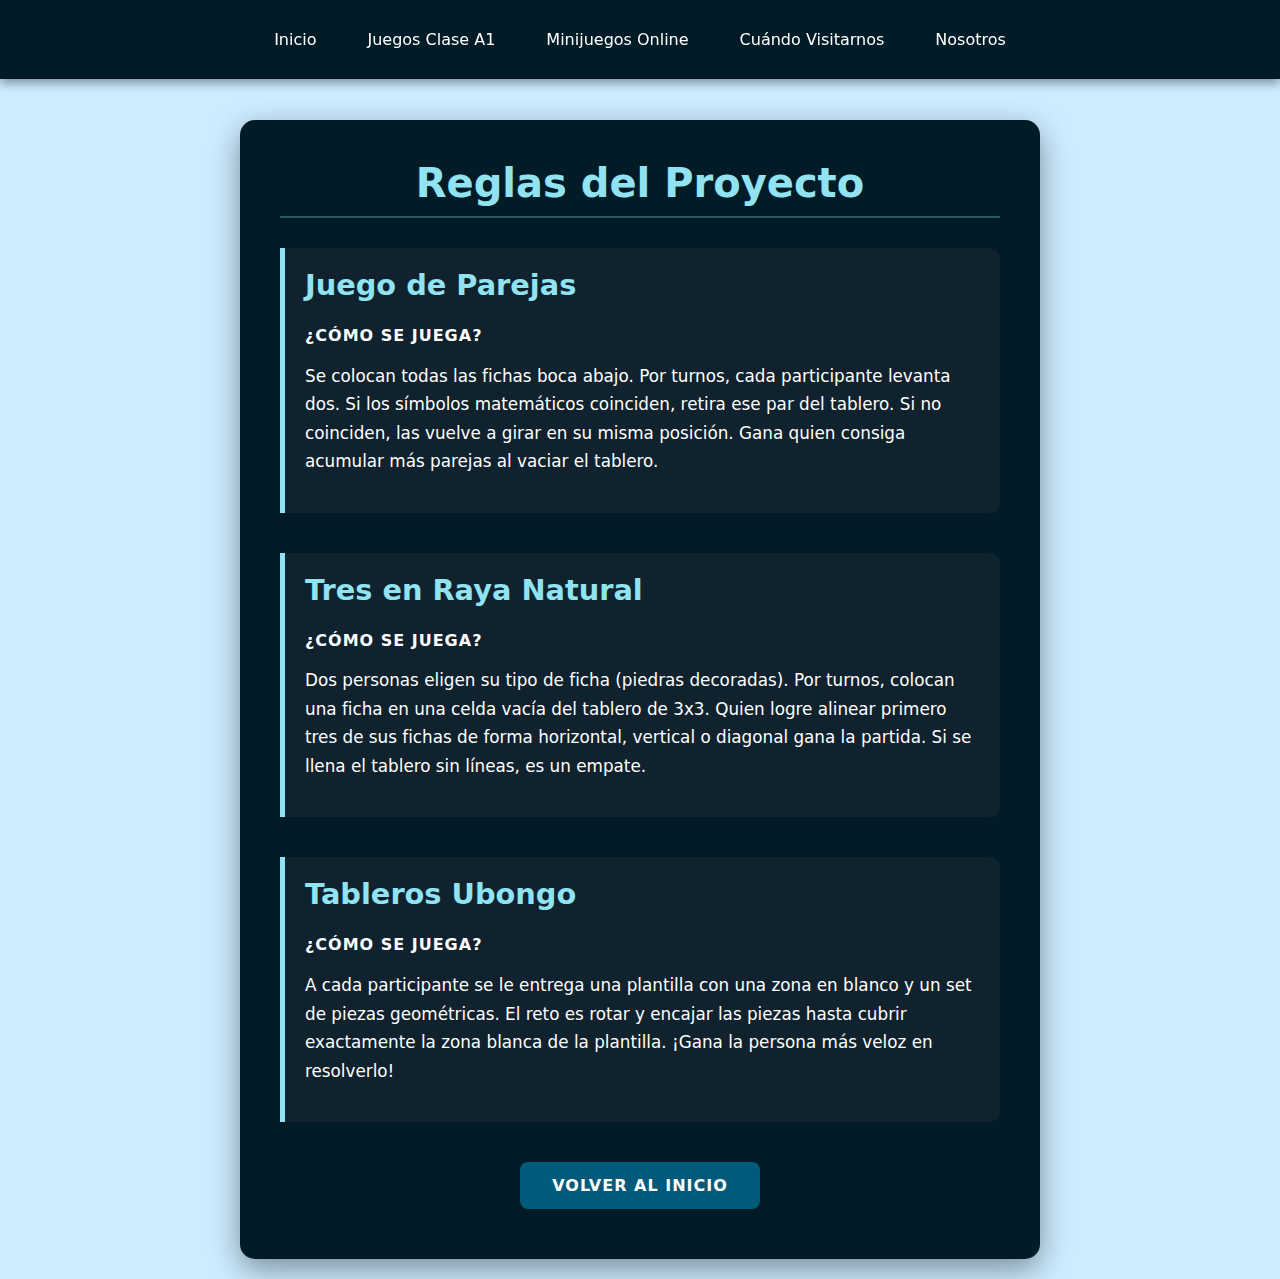
<file: reglas.html>
<!DOCTYPE html>
<html lang="es">
<head>
    <meta charset="UTF-8">
    <meta name="viewport" content="width=device-width, initial-scale=1.0">
    <title>Reglas de los Juegos</title>
    <style>
        :root {
            --color-fondo-oscuro: #011C26; 
            --color-fondo-medio: #0F222E;
            --color-fondo-blancoazulado: #cdecff;
            --color-secundario: #005a7a; 
            --color-acento: #91E3F2; 
            --texto-blanco: #ffffff;
            --texto-oscuro: #011C26;
        }

        .menu-toggle { display: none; }
        .hamburguesa { display: none; }

        .cabecera {
            position: fixed;
            top: 0;
            left: 0;
            width: 100%;
            padding: 20px 50px;
            background-color: var(--color-fondo-oscuro);
            display: flex;
            justify-content: center;
            align-items: center;
            z-index: 100;
            box-shadow: 0 4px 10px rgba(0,0,0,0.4);
            box-sizing: border-box;
        }

        .menu { display: flex; gap: 15px; }

        .menu a {
            text-decoration: none;
            color: var(--texto-blanco);
            padding: 10px 18px;
            border-radius: 6px;
            font-weight: 500;
            transition: background-color 0.3s, color 0.3s;
        }

        .menu a:hover { background-color: var(--color-secundario); color: var(--texto-blanco); }

        body {
            background-color: var(--color-fondo-blancoazulado);
            font-family: system-ui, -apple-system, "Segoe UI", Roboto, sans-serif;
            margin: 0;
            padding: 20px;
            padding-top: 120px;
            display: flex;
            justify-content: center;
            box-sizing: border-box;
        }

        .contenedor-reglas {
            max-width: 800px;
            width: 100%;
            background-color: var(--color-fondo-oscuro);
            border-radius: 15px;
            padding: 40px;
            box-shadow: 0 10px 30px rgba(0,0,0,0.4);
            color: var(--texto-blanco);
            box-sizing: border-box;
            transition: margin-top 0.4s ease-in-out;
        }

        h1 {
            color: var(--color-acento);
            text-align: center;
            font-size: 2.5rem;
            margin-top: 0;
            margin-bottom: 30px;
            border-bottom: 2px solid rgba(145, 227, 242, 0.3);
            padding-bottom: 10px;
            font-weight: 700;
        }

        .juego-regla {
            margin-bottom: 40px;
            padding: 20px;
            border-left: 5px solid var(--color-acento);
            background-color: var(--color-fondo-medio);
            border-radius: 0 10px 10px 0;
            transition: transform 0.3s ease; 
        }

        .juego-regla:hover {
            transform: translateX(8px);
        }

        h2 {
            color: var(--color-acento);
            margin-top: 0;
            font-size: 1.8rem;
        }

        h3 {
            color: var(--texto-blanco);
            font-size: 1rem;
            margin-top: 15px;
            text-transform: uppercase;
            letter-spacing: 1px;
            font-weight: 700;
        }

        p {
            line-height: 1.7;
            color: var(--texto-blanco);
            font-size: 1.05rem;
        }

        .btn-volver {
            display: block;
            width: fit-content;
            margin: 30px auto 10px auto;
            padding: 12px 30px;
            background-color: var(--color-secundario); 
            color: var(--texto-blanco); 
            text-decoration: none;
            border-radius: 8px;
            font-weight: 700;
            transition: 0.3s ease;
            text-transform: uppercase;
            letter-spacing: 1px;
            border: 2px solid transparent;
        }

        .btn-volver:hover {
            background-color: var(--color-acento);
            color: var(--texto-oscuro);
            transform: scale(1.05);
        }

        @media (max-width: 768px) {
            .cabecera { padding: 15px 20px; justify-content: center; }
            .hamburguesa { display: block; color: var(--color-acento); font-size: 28px; cursor: pointer; user-select: none; }
            .menu { display: flex; position: absolute; top: 65px; left: 0; width: 100%; flex-direction: column; background: var(--color-fondo-oscuro); max-height: 0; overflow: hidden; transition: max-height 0.4s ease-in-out, padding 0.3s; gap: 0; }
            .menu-toggle:checked ~ .cabecera .menu { max-height: 500px; padding: 10px 0 20px 0; box-shadow: 0 4px 0 0 var(--color-secundario); }
            .menu a { text-align: center; width: 100%; border-radius: 0; padding: 15px; }
            body { padding: 15px; padding-top: 100px; }
            .contenedor-reglas { padding: 25px 15px; }
            .menu-toggle:checked ~ .contenedor-reglas { margin-top: 250px; }
            h1 { font-size: 1.8rem; }
            h2 { font-size: 1.4rem; }
            .juego-regla { padding: 15px; margin-bottom: 25px; }
        }
    </style>
</head>
<body>

    <input type="checkbox" id="menu-toggle" class="menu-toggle" aria-label="Abrir menú de navegación">

    <div class="cabecera">
        <label for="menu-toggle" class="hamburguesa" aria-hidden="true">☰</label>
        <div class="menu" role="navigation">
            <a href="index.html#inicio">Inicio</a>
            <a href="index.html#juegos-aula">Juegos Clase A1</a>
            <a href="index.html#minijuegos">Minijuegos Online</a>
            <a href="index.html#visitanos">Cuándo Visitarnos</a>
            <a href="index.html#nosotros">Nosotros</a>
        </div>
    </div>
    
    <div class="contenedor-reglas">
        <h1>Reglas del Proyecto</h1>

        <div class="juego-regla">
            <h2>Juego de Parejas</h2>
            <h3>¿Cómo se juega?</h3>
            <p>Se colocan todas las fichas boca abajo. Por turnos, cada participante levanta dos. Si los símbolos matemáticos coinciden, retira ese par del tablero. Si no coinciden, las vuelve a girar en su misma posición. Gana quien consiga acumular más parejas al vaciar el tablero.</p>
        </div>

        <div class="juego-regla">
            <h2>Tres en Raya Natural</h2>
            <h3>¿Cómo se juega?</h3>
            <p>Dos personas eligen su tipo de ficha (piedras decoradas). Por turnos, colocan una ficha en una celda vacía del tablero de 3x3. Quien logre alinear primero tres de sus fichas de forma horizontal, vertical o diagonal gana la partida. Si se llena el tablero sin líneas, es un empate.</p>
        </div>

        <div class="juego-regla">
            <h2>Tableros Ubongo</h2>
            <h3>¿Cómo se juega?</h3>
            <p>A cada participante se le entrega una plantilla con una zona en blanco y un set de piezas geométricas. El reto es rotar y encajar las piezas hasta cubrir exactamente la zona blanca de la plantilla. ¡Gana la persona más veloz en resolverlo!</p>
        </div>
        
        <a href="index.html" class="btn-volver">VOLVER AL INICIO</a>
    </div>

</body>
</html>
</file>
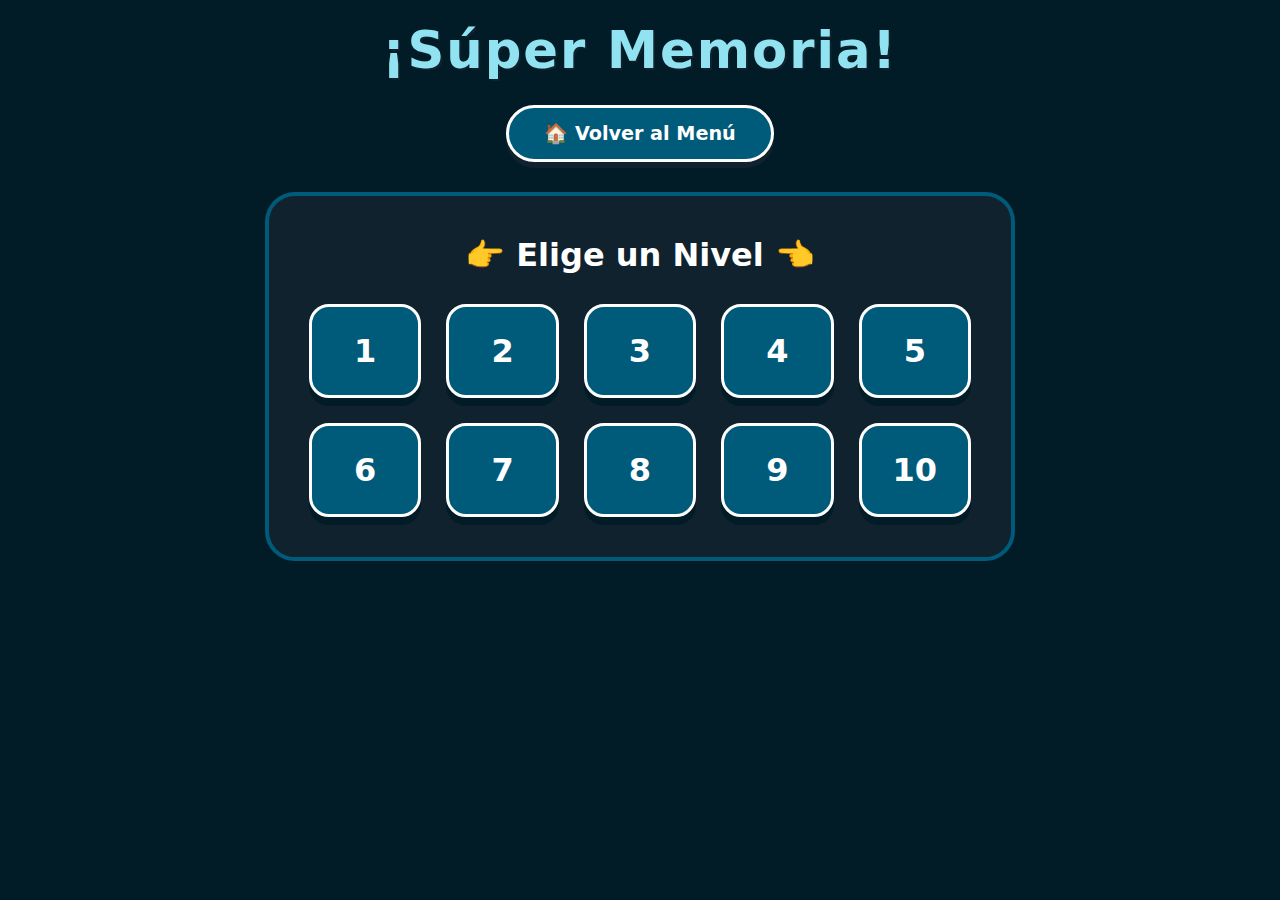
<file: juegos/Cartas.html>
<!DOCTYPE html>
<html lang="es">
<head>
    <meta charset="UTF-8">
    <meta name="viewport" content="width=device-width, initial-scale=1.0">
    <title>Juego de Memoria Matemático</title>
    <style>
* { margin: 0; padding: 0; box-sizing: border-box; font-family: system-ui, -apple-system, sans-serif; }

body { background-color: #011C26; min-height: 100vh; color: #ffffff; display: flex; flex-direction: column; align-items: center; padding: 20px; }

header { text-align: center; margin-bottom: 30px; }

h1 { font-size: 3.2rem; color: #91E3F2; letter-spacing: 2px; margin-bottom: 15px; text-shadow: 2px 2px 0px #0F222E;}

.btn-volver { display: inline-block; margin-top: 10px; padding: 14px 35px; background-color: #005a7a; color: #ffffff; text-decoration: none; border-radius: 30px; font-weight: bold; font-size: 1.2rem; border: 3px solid #ffffff; box-shadow: 0 6px 0 #0F222E; cursor: pointer; transition: all 0.1s; }
.btn-volver:active { transform: translateY(6px); box-shadow: 0 0 0 #0F222E; }
.btn-volver:hover { background-color: #91E3F2; color: #011C26; }

#pantalla-niveles { display: flex; flex-direction: column; align-items: center; width: 100%; max-width: 750px; background: #0F222E; padding: 40px; border-radius: 30px; border: 4px solid #005a7a; }
#pantalla-niveles h2 { color: #ffffff; font-size: 2rem; margin-bottom: 30px; }

.cuadricula-niveles { display: grid; grid-template-columns: repeat(5, 1fr); gap: 25px; width: 100%; }

.btn-nivel { padding: 25px 0; font-size: 2rem; font-weight: bold; background-color: #005a7a; color: #ffffff; border: 3px solid #ffffff; border-radius: 20px; cursor: pointer; box-shadow: 0 8px 0 #011C26; transition: all 0.1s; }
.btn-nivel:hover { background-color: #91E3F2; color: #011C26; }
.btn-nivel:active { transform: translateY(8px); box-shadow: 0 0 0 #011C26; }

#pantalla-juego { display: none; flex-direction: column; align-items: center; width: 100%; }

.info-nivel { font-size: 2rem; margin-bottom: 20px; font-weight: bold; color: #91E3F2; }

.tablero { display: grid; gap: 12px; max-width: 800px; margin: 0 auto; perspective: 1000px; background: #0F222E; padding: 25px; border-radius: 25px; border: 2px solid #005a7a;}

.carta { width: 75px; height: 95px; position: relative; transform-style: preserve-3d; transition: transform 0.4s cubic-bezier(0.175,0.885,0.32,1.275); cursor: pointer; }
.carta.volteada { transform: rotateY(180deg); }

.cara { width: 100%; height: 100%; position: absolute; backface-visibility: hidden; display: flex; align-items: center; justify-content: center; font-size: 2.5rem; border-radius: 15px; }
.carta-frente { background-color: #005a7a; color: white; border: 3px solid #ffffff; font-size: 3rem; font-weight: bold; }
.carta-dorso { background-color: #ffffff; color: #011C26; transform: rotateY(180deg); border: 4px solid #005a7a; font-weight: bold; }

#mensaje-victoria { display: none; text-align: center; margin-top: 20px; background: #0F222E; padding: 25px 40px; border-radius: 25px; border: 4px solid #91E3F2; animation: saltar 0.5s ease; }
#mensaje-victoria h2 { color: #91E3F2; margin-bottom: 15px; font-size: 2.5rem; }

@keyframes saltar { 0% { transform: scale(0.5); opacity: 0; } 80% { transform: scale(1.1); } 100% { transform: scale(1); opacity: 1; } }
    </style>
</head>
<body>

    <header>
        <h1>¡Súper Memoria!</h1>
        <a href="/index.html" class="btn-volver" id="btn-menu-principal" aria-label="Volver al menú principal">🏠 Volver al Menú</a>
    </header>

    <div id="pantalla-niveles">
        <h2>👉 Elige un Nivel 👈</h2>
        <div class="cuadricula-niveles" id="contenedor-niveles" role="group" aria-label="Selección de niveles"></div>
    </div>

    <div id="pantalla-juego">
        <div class="info-nivel" id="info-nivel" aria-live="polite">Nivel 1</div>
        <button class="btn-volver" onclick="volverSelectorNiveles()" style="margin-bottom: 20px;" aria-label="Salir del nivel actual">❌ Salir del nivel</button>
        
        <div class="tablero" id="tablero" role="grid" aria-label="Tablero de cartas emparejables"></div>

        <div id="mensaje-victoria" aria-live="assertive">
            <h2>¡Genial! 🌟</h2>
            <p style="font-size: 1.2rem; margin-bottom: 15px; color: #ffffff;">¡Tienes una mente brillante para las matemáticas!</p>
            <button class="btn-volver" onclick="volverSelectorNiveles()">Volver a niveles</button>
            <button class="btn-volver" id="btn-siguiente-nivel">¡Siguiente! 🚀</button>
        </div>
    </div>

    <script>
        const bancoSimbolos = ['π', '∞', '∑', '√', '∫', 'Δ', '%', 'θ', 'Ω', '≠', '+', '-', '×', '÷', '=', 'α', 'β', 'γ'];
        const configuracionNiveles = [
            { nivel: 1, parejas: 2, columnas: 2 }, { nivel: 2, parejas: 3, columnas: 3 }, { nivel: 3, parejas: 4, columnas: 4 },
            { nivel: 4, parejas: 6, columnas: 4 }, { nivel: 5, parejas: 8, columnas: 4 }, { nivel: 6, parejas: 10, columnas: 5 },
            { nivel: 7, parejas: 12, columnas: 6 }, { nivel: 8, parejas: 14, columnas: 7 }, { nivel: 9, parejas: 16, columnas: 8 },
            { nivel: 10, parejas: 18, columnas: 6 }
        ];

        let nivelActual = 1; let primeraCarta = null; let segundaCarta = null; let bloqueoTablero = false; let parejasEncontradas = 0; let totalParejasActual = 0;

        const pantallaNiveles = document.getElementById('pantalla-niveles');
        const pantallaJuego = document.getElementById('pantalla-juego');
        const contenedorNiveles = document.getElementById('contenedor-niveles');
        const tablero = document.getElementById('tablero');
        const infoNivel = document.getElementById('info-nivel');
        const mensajeVictoria = document.getElementById('mensaje-victoria');
        const btnSiguienteNivel = document.getElementById('btn-siguiente-nivel');

        function crearBotonesNiveles() {
            contenedorNiveles.innerHTML = '';
            for (let i = 1; i <= 10; i++) {
                const btn = document.createElement('button');
                btn.classList.add('btn-nivel'); btn.textContent = i; btn.setAttribute('aria-label', `Jugar nivel ${i}`);
                btn.onclick = () => iniciarNivel(i);
                contenedorNiveles.appendChild(btn);
            }
        }

        function iniciarNivel(numeroNivel) {
            nivelActual = numeroNivel; pantallaNiveles.style.display = 'none'; pantallaJuego.style.display = 'flex';
            mensajeVictoria.style.display = 'none'; infoNivel.textContent = `⭐ Nivel ${nivelActual} ⭐`; cargarTablero();
        }

        function volverSelectorNiveles() { pantallaJuego.style.display = 'none'; pantallaNiveles.style.display = 'flex'; }

        function cargarTablero() {
            tablero.innerHTML = ''; parejasEncontradas = 0; primeraCarta = null; segundaCarta = null; bloqueoTablero = false;
            const config = configuracionNiveles[nivelActual - 1]; totalParejasActual = config.parejas;
            tablero.style.gridTemplateColumns = `repeat(${config.columnas}, 1fr)`;
            const simbolosNivel = bancoSimbolos.slice(0, config.parejas);
            let cartasArray = [...simbolosNivel, ...simbolosNivel].sort(() => Math.random() - 0.5);

            cartasArray.forEach(simbolo => {
                const carta = document.createElement('div'); carta.classList.add('carta'); carta.dataset.simbolo = simbolo;
                carta.setAttribute('role', 'button'); carta.setAttribute('aria-label', 'Carta boca abajo'); carta.setAttribute('tabindex', '0');
                carta.innerHTML = `<div class="cara carta-frente">?</div><div class="cara carta-dorso" aria-hidden="true">${simbolo}</div>`;
                carta.addEventListener('click', voltearCarta); carta.addEventListener('keypress', (e) => { if (e.key === 'Enter') voltearCarta.call(carta); });
                tablero.appendChild(carta);
            });
        }

        function voltearCarta() {
            if (bloqueoTablero || this === primeraCarta || this.classList.contains('volteada')) return;
            this.classList.add('volteada'); this.setAttribute('aria-label', `Carta volteada con símbolo ${this.dataset.simbolo}`);
            if (!primeraCarta) { primeraCarta = this; return; }
            segundaCarta = this; comprobarPareja();
        }

        function comprobarPareja() {
            let esPareja = primeraCarta.dataset.simbolo === segundaCarta.dataset.simbolo;
            if (esPareja) {
                parejasEncontradas++; resetearTurno();
                if (parejasEncontradas === totalParejasActual) setTimeout(mostrarVictoria, 500);
            } else {
                bloqueoTablero = true;
                setTimeout(() => { primeraCarta.classList.remove('volteada'); segundaCarta.classList.remove('volteada');
                primeraCarta.setAttribute('aria-label', 'Carta boca abajo'); segundaCarta.setAttribute('aria-label', 'Carta boca abajo'); resetearTurno(); }, 1000);
            }
        }

        function resetearTurno() { primeraCarta = null; segundaCarta = null; bloqueoTablero = false; }

        function mostrarVictoria() {
            mensajeVictoria.style.display = 'block';
            if (nivelActual < 10) { btnSiguienteNivel.style.display = 'inline-block'; btnSiguienteNivel.onclick = () => iniciarNivel(nivelActual + 1); } 
            else { btnSiguienteNivel.style.display = 'none'; mensajeVictoria.querySelector('h2').textContent = '¡Juego Completado! 🏆'; }
        }

        crearBotonesNiveles();
    </script>
</body>
</html>
</file>
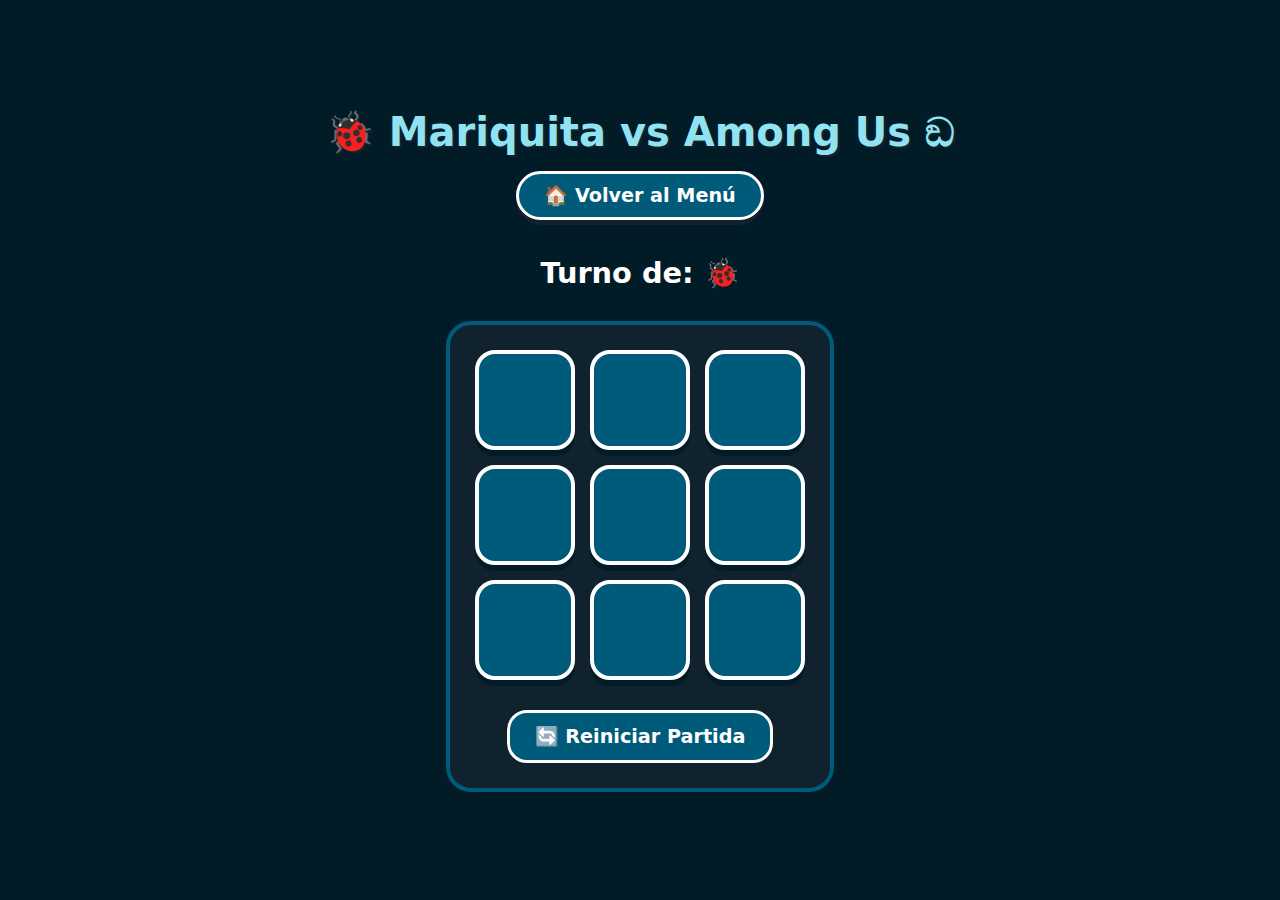
<file: juegos/tresenraya.html>
<!DOCTYPE html>
<html lang="es">
<head>
    <meta charset="UTF-8">
    <meta name="viewport" content="width=device-width, initial-scale=1.0">
    <title>Tres en Raya - Emojis</title>
    <style>
        * { margin: 0; padding: 0; box-sizing: border-box; font-family: system-ui, -apple-system, sans-serif; }
        body { background-color: #011C26; min-height: 100vh; display: flex; flex-direction: column; align-items: center; justify-content: center; color: white; padding: 20px; }
        h1 { font-size: 2.5rem; margin-bottom: 15px; text-shadow: 2px 2px 0px #0F222E; text-align: center; color: #91E3F2; }
        .btn-inicio { display: flex; align-items: center; justify-content: center; gap: 10px; padding: 10px 25px; background-color: #005a7a; color: #ffffff; text-decoration: none; border: 3px solid #fff; border-radius: 30px; font-weight: bold; font-size: 1.2rem; margin-bottom: 25px; box-shadow: 0 5px 0 #0F222E; transition: all 0.1s; }
        .btn-inicio:hover { background-color: #91E3F2; color: #011C26; }
        .btn-inicio:active { transform: translateY(4px); box-shadow: 0 0 0 #0F222E; }
        .status { font-size: 1.8rem; margin-bottom: 20px; color: #ffffff; font-weight: bold; height: 3.5rem; display: flex; align-items: center; justify-content: center; gap: 10px; }
        .contenedor-juego { background-color: #0F222E; padding: 25px; border-radius: 25px; border: 4px solid #005a7a; box-shadow: 0 10px 0 #011C26; display: flex; flex-direction: column; align-items: center; }
        .tablero { display: grid; grid-template-columns: repeat(3, 1fr); gap: 15px; margin-bottom: 30px; }
        .celda { width: 100px; height: 100px; background-color: #005a7a; border: 4px solid #fff; border-radius: 20px; display: flex; align-items: center; justify-content: center; cursor: pointer; box-shadow: 0 6px 0 #011C26; transition: all 0.2s ease; font-size: 3.5rem; user-select: none; }
        .celda:hover:not(.ocupada) { background-color: #91E3F2; transform: scale(1.05); }
        .celda.ocupada { cursor: not-allowed; background-color: #023646; }
        .celda.ganadora { background-color: #FFD700; animation: latido 0.5s infinite alternate; }
        @keyframes latido { from { transform: scale(1); } to { transform: scale(1.1); } }
        .btn-reinicio { padding: 12px 25px; background-color: #005a7a; color: #ffffff; border: 3px solid #fff; border-radius: 20px; font-weight: bold; font-size: 1.2rem; cursor: pointer; box-shadow: 0 5px 0 #0F222E; transition: all 0.1s; }
        .btn-reinicio:hover { background-color: #91E3F2; color: #011C26; }
        .btn-reinicio:active { transform: translateY(4px); box-shadow: 0 0 0 #0F222E; }
    </style>
</head>
<body>

    <h1>🐞 Mariquita vs Among Us ඞ</h1>
    
    <a href="/index.html" class="btn-inicio" aria-label="Volver al inicio de la web">🏠 Volver al Menú</a>

    <div class="status" id="status" aria-live="polite">Turno de: 🐞</div>

    <div class="contenedor-juego">
        <div class="tablero" id="tablero" role="grid" aria-label="Tablero de 3x3 de tres en raya">
            <div class="celda" data-index="0" role="button" tabindex="0" aria-label="Celda superior izquierda"></div>
            <div class="celda" data-index="1" role="button" tabindex="0" aria-label="Celda superior central"></div>
            <div class="celda" data-index="2" role="button" tabindex="0" aria-label="Celda superior derecha"></div>
            <div class="celda" data-index="3" role="button" tabindex="0" aria-label="Celda central izquierda"></div>
            <div class="celda" data-index="4" role="button" tabindex="0" aria-label="Celda central"></div>
            <div class="celda" data-index="5" role="button" tabindex="0" aria-label="Celda central derecha"></div>
            <div class="celda" data-index="6" role="button" tabindex="0" aria-label="Celda inferior izquierda"></div>
            <div class="celda" data-index="7" role="button" tabindex="0" aria-label="Celda inferior central"></div>
            <div class="celda" data-index="8" role="button" tabindex="0" aria-label="Celda inferior derecha"></div>
        </div>

        <button class="btn-reinicio" onclick="reiniciarJuego()" aria-label="Botón para limpiar el tablero y reiniciar la partida">
            🔄 Reiniciar Partida
        </button>
    </div>

    <script>
        const EMOJI_X = '🐞'; const EMOJI_O = 'ඞ';
        let turno = EMOJI_X; let juegoActivo = true; let estadoTablero = ["", "", "", "", "", "", "", "", ""];
        const celdas = document.querySelectorAll('.celda'); const statusText = document.getElementById('status');
        const condicionesVictoria = [ [0, 1, 2], [3, 4, 5], [6, 7, 8], [0, 3, 6], [1, 4, 7], [2, 5, 8], [0, 4, 8], [2, 4, 6] ];

        function manejarInteraccion(e) {
            if(e.type === 'keypress' && e.key !== 'Enter') return;
            const celda = e.target; const index = celda.getAttribute('data-index');
            if (estadoTablero[index] !== "" || !juegoActivo) return;
            estadoTablero[index] = turno; celda.textContent = turno; celda.classList.add('ocupada');
            celda.setAttribute('aria-label', `Celda ocupada por ${turno}`);
            validarResultado();
        }

        function validarResultado() {
            let rondaGanada = false; let comboGanador = [];
            for (let i = 0; i < condicionesVictoria.length; i++) {
                const [a, b, c] = condicionesVictoria[i];
                if (estadoTablero[a] === "" || estadoTablero[b] === "" || estadoTablero[c] === "") continue;
                if (estadoTablero[a] === estadoTablero[b] && estadoTablero[b] === estadoTablero[c]) {
                    rondaGanada = true; comboGanador = [a, b, c]; break;
                }
            }
            if (rondaGanada) { statusText.textContent = `¡Gana ${turno}! 🎉`; resaltarGanadores(comboGanador); juegoActivo = false; return; }
            if (!estadoTablero.includes("")) { statusText.textContent = "¡Empate! 🤝"; juegoActivo = false; return; }
            turno = (turno === EMOJI_X) ? EMOJI_O : EMOJI_X; statusText.textContent = `Turno de: ${turno}`;
        }

        function resaltarGanadores(indices) { indices.forEach(i => celdas[i].classList.add('ganadora')); }

        function reiniciarJuego() {
            turno = EMOJI_X; juegoActivo = true; estadoTablero = ["", "", "", "", "", "", "", "", ""];
            statusText.textContent = `Turno de: ${EMOJI_X}`;
            celdas.forEach(celda => { celda.textContent = ""; celda.classList.remove('ocupada', 'ganadora'); celda.setAttribute('aria-label', 'Celda vacía'); });
        }

        celdas.forEach(celda => { celda.addEventListener('click', manejarInteraccion); celda.addEventListener('keypress', manejarInteraccion); });
    </script>
</body>
</html>
</file>
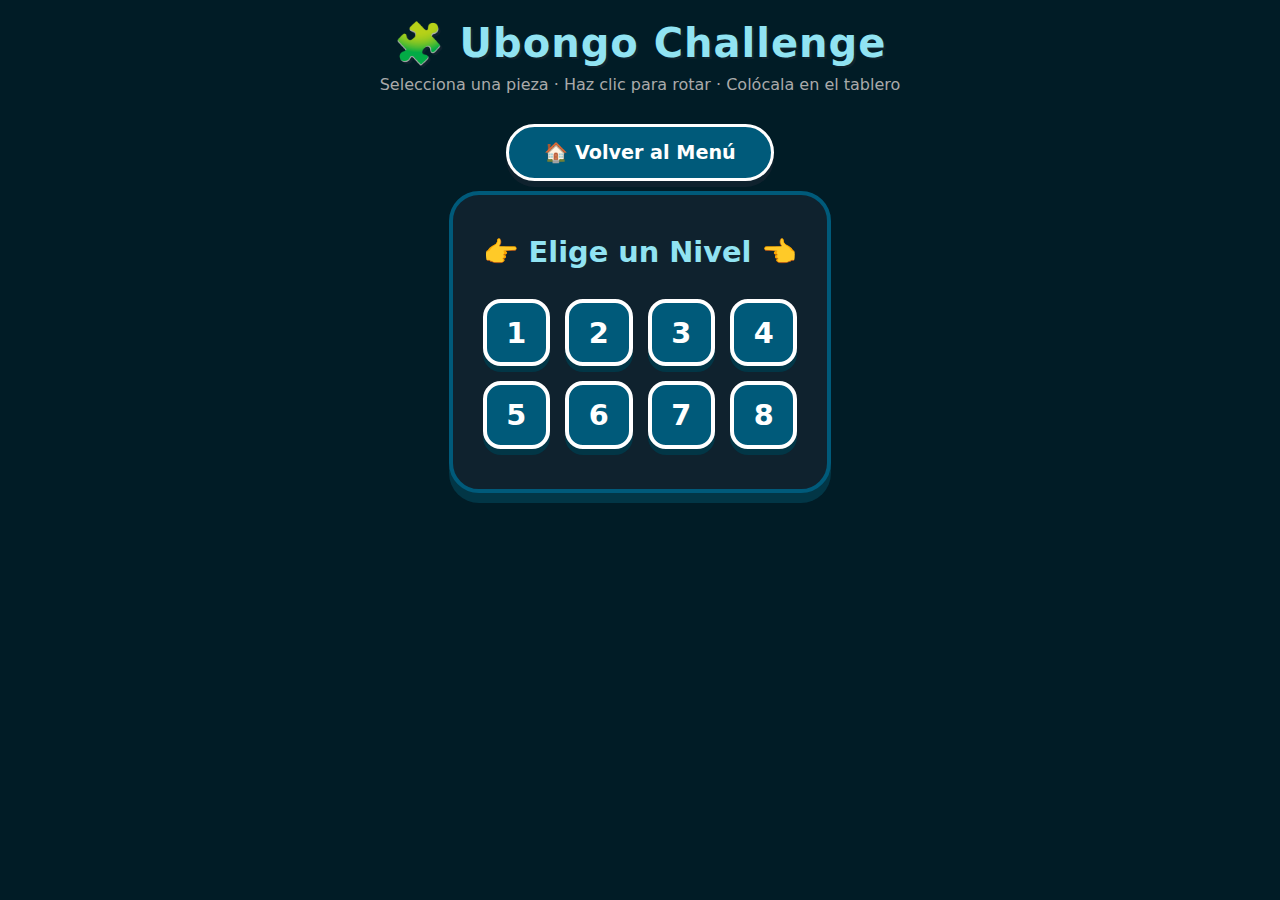
<file: juegos/Ubongo.html>
<!DOCTYPE html>
<html lang="es">
<head>
    <meta charset="UTF-8">
    <meta name="viewport" content="width=device-width, initial-scale=1.0">
    <title>Ubongo - Puzzle de Piezas</title>
    <style>
        * { margin: 0; padding: 0; box-sizing: border-box; font-family: system-ui, -apple-system, sans-serif; }

        body {
            background-color: #011C26;
            min-height: 100vh;
            display: flex;
            flex-direction: column;
            align-items: center;
            color: white;
            padding: 20px;
            user-select: none;
        }

        h1 {
            font-size: 2.5rem;
            color: #91E3F2;
            text-shadow: 2px 2px 0px #0F222E;
            text-align: center;
            margin-bottom: 8px;
            letter-spacing: 1px;
        }

        .btn-inicio {
            display: inline-block; 
            margin-top: 10px; 
            padding: 14px 35px; 
            background-color: #005a7a; 
            color: #ffffff; 
            text-decoration: none; 
            border-radius: 30px; 
            font-weight: bold; 
            font-size: 1.2rem; 
            border: 3px solid #ffffff; 
            box-shadow: 0 6px 0 #0F222E; 
            cursor: pointer; 
            transition: all 0.1s; 
        }

        .btn-inicio:hover {
             background-color: #91E3F2; 
             color: #011C26; 
        }

        .btn-inicio:active {
            transform: translateY(6px); 
            box-shadow: 0 0 0 #0F222E; 
        }
        .subtitulo {
            color: #aaa;
            font-size: 1rem;
            margin-bottom: 20px;
            text-align: center;
        }

        /* ===== BOTONES COMUNES ===== */
        .btn {
            display: inline-flex;
            align-items: center;
            justify-content: center;
            gap: 8px;
            padding: 12px 28px;
            background-color: #005a7a;
            color: #ffffff;
            border: 3px solid #ffffff;
            border-radius: 25px;
            font-weight: bold;
            font-size: 1.1rem;
            cursor: pointer;
            box-shadow: 0 6px 0 #0F222E;
            transition: all 0.1s;
            text-decoration: none;
        }
        .btn:hover  { background-color: #91E3F2; color: #011C26; }
        .btn:active { transform: translateY(5px); box-shadow: 0 1px 0 #0F222E; }

        .btn-sm {
            padding: 8px 18px;
            font-size: 0.95rem;
            box-shadow: 0 4px 0 #0F222E;
        }

        .btn-peligro { background-color: #7a2200; }
        .btn-peligro:hover { background-color: #ff6b35; color: #011C26; }

        /* ===== PANTALLA MENÚ NIVELES ===== */
        #pantalla-menu {
            display: flex;
            flex-direction: column;
            align-items: center;
            width: 100%;
            max-width: 620px;
            background: #0F222E;
            padding: 40px 30px;
            border-radius: 30px;
            border: 4px solid #005a7a;
            box-shadow: 0 10px 0 #023646;
            margin-top: 10px;
        }

        #pantalla-menu h2 { font-size: 1.8rem; margin-bottom: 30px; color: #91E3F2; }

        .grid-niveles {
            display: grid;
            grid-template-columns: repeat(4, 1fr);
            gap: 15px;
            width: 100%;
        }

        .btn-nivel {
            width: 100%;
            aspect-ratio: 1;
            background-color: #005a7a;
            border: 4px solid white;
            border-radius: 18px;
            color: white;
            font-size: 1.8rem;
            font-weight: bold;
            cursor: pointer;
            box-shadow: 0 6px 0 #023646;
            transition: all 0.1s;
        }
        .btn-nivel:hover  { background-color: #91E3F2; color: #011C26; }
        .btn-nivel:active { transform: translateY(5px); box-shadow: 0 1px 0 #023646; }

        /* ===== PANTALLA JUEGO ===== */
        #pantalla-juego {
            display: none;
            flex-direction: column;
            align-items: center;
            gap: 16px;
            width: 100%;
            max-width: 820px;
        }

        .cabecera-juego {
            display: flex;
            justify-content: space-between;
            align-items: center;
            width: 100%;
            flex-wrap: wrap;
            gap: 10px;
        }

        #titulo-nivel {
            font-size: 1.6rem;
            font-weight: bold;
            color: #91E3F2;
        }

        .area-juego {
            background-color: #0F222E;
            padding: 25px;
            border-radius: 25px;
            border: 4px solid #005a7a;
            display: flex;
            flex-wrap: wrap;
            gap: 30px;
            justify-content: center;
            align-items: flex-start;
            width: 100%;
        }

        /* ===== INVENTARIO DE PIEZAS ===== */
        .zona-piezas {
            display: flex;
            flex-direction: column;
            gap: 15px;
            background: rgba(0,0,0,0.35);
            padding: 18px;
            border-radius: 15px;
            min-width: 140px;
            align-items: center;
        }

        .zona-piezas h3 {
            color: #91E3F2;
            font-size: 0.85rem;
            text-transform: uppercase;
            letter-spacing: 1px;
            margin-bottom: 5px;
        }

        .pieza-contenedor {
            display: flex;
            flex-direction: column;
            align-items: center;
            gap: 4px;
        }

        .pieza-grid {
            display: grid;
            gap: 3px;
            cursor: pointer;
            padding: 6px;
            border-radius: 10px;
            border: 3px solid transparent;
            transition: transform 0.15s, border-color 0.15s;
        }
        .pieza-grid:hover:not(.usada) { transform: scale(1.08); }
        .pieza-grid.seleccionada {
            border-color: #ffffff;
            background: rgba(145, 227, 242, 0.15);
            animation: pulsar-borde 1s ease-in-out infinite;
        }
        @keyframes pulsar-borde {
            0%, 100% { border-color: #ffffff; }
            50%       { border-color: #91E3F2; }
        }
        .pieza-grid.usada { opacity: 0.25; pointer-events: none; }

        .bloque { width: 28px; height: 28px; border-radius: 5px; border: 1px solid rgba(255,255,255,0.3); }
        .bloque-vacio { width: 28px; height: 28px; background: transparent; }

        .hint-pieza {
            font-size: 0.72rem;
            color: #91E3F2;
            opacity: 0;
            transition: opacity 0.2s;
            text-align: center;
        }
        .pieza-grid.seleccionada ~ .hint-pieza { opacity: 1; }

        /* ===== TABLERO ===== */
        .tablero-wrap {
            display: flex;
            flex-direction: column;
            align-items: center;
            gap: 12px;
        }

        #tablero {
            display: grid;
            gap: 3px;
            background: #011C26;
            padding: 12px;
            border: 4px solid #ffffff;
            border-radius: 12px;
        }

        .celda {
            width: 48px;
            height: 48px;
            background: #023646;
            border-radius: 5px;
            transition: background 0.15s, transform 0.1s;
        }
        .celda.objetivo {
            background: #e8f4f8;
            border: 2px dashed #91E3F2;
            cursor: pointer;
        }
        .celda.objetivo:hover {
            background: #ffffff;
            transform: scale(0.93);
        }
        .celda.colocada {
            border: 2px solid rgba(255,255,255,0.5) !important;
            cursor: default;
        }

        /* ===== MODAL VICTORIA ===== */
        #modal-victoria {
            display: none;
            position: fixed;
            inset: 0;
            background: rgba(1, 28, 38, 0.92);
            justify-content: center;
            align-items: center;
            z-index: 200;
            flex-direction: column;
            gap: 20px;
            padding: 20px;
        }

        .victoria-caja {
            background: #0F222E;
            border: 4px solid #91E3F2;
            border-radius: 25px;
            padding: 40px 50px;
            text-align: center;
            box-shadow: 0 10px 40px rgba(0,0,0,0.6);
            animation: aparecer 0.4s cubic-bezier(0.175, 0.885, 0.32, 1.275);
        }
        @keyframes aparecer {
            0%   { transform: scale(0.4); opacity: 0; }
            80%  { transform: scale(1.05); }
            100% { transform: scale(1);   opacity: 1; }
        }

        .victoria-caja .emoji { font-size: 4rem; margin-bottom: 10px; }
        .victoria-caja h2 { color: #91E3F2; font-size: 2.2rem; margin-bottom: 8px; }
        .victoria-caja p  { color: #ccc; font-size: 1.1rem; margin-bottom: 25px; }

        .victoria-botones {
            display: flex;
            gap: 15px;
            flex-wrap: wrap;
            justify-content: center;
        }

        /* ===== INDICADOR PIEZAS ===== */
        .indicador {
            font-size: 0.95rem;
            color: #aaa;
            text-align: center;
        }
        .indicador span { color: #91E3F2; font-weight: bold; }

        /* ===== RESPONSIVE ===== */
        @media (max-width: 600px) {
            h1 { font-size: 1.8rem; }
            .grid-niveles { grid-template-columns: repeat(4, 1fr); gap: 10px; }
            .btn-nivel { font-size: 1.4rem; }
            .celda, .celda.objetivo { width: 38px; height: 38px; }
            .bloque, .bloque-vacio { width: 24px; height: 24px; }
            .area-juego { gap: 20px; padding: 15px; }
            .victoria-caja { padding: 25px 20px; }
            .victoria-caja h2 { font-size: 1.6rem; }
        }
    </style>
</head>
<body>

    <h1>🧩 Ubongo Challenge</h1>
    <p class="subtitulo">Selecciona una pieza · Haz clic para rotar · Colócala en el tablero</p>

    <a href="/../index.html" class="btn-inicio">🏠 Volver al Menú</a>

    <div id="menu-niveles">

    <!-- ====== MENÚ DE NIVELES ====== -->
    <div id="pantalla-menu">
        <h2>👉 Elige un Nivel 👈</h2>
        <div class="grid-niveles" id="contenedor-niveles"></div>
    </div>

    <!-- ====== PANTALLA DE JUEGO ====== -->
    <div id="pantalla-juego">
        <div class="cabecera-juego">
            <button class="btn btn-sm" onclick="volverMenu()">🏠 Menú</button>
            <div id="titulo-nivel">Nivel 1</div>
            <button class="btn btn-sm btn-peligro" onclick="reiniciarTablero()">🗑️ Limpiar</button>
        </div>

        <div class="indicador">
            Piezas colocadas: <span id="piezas-colocadas">0</span> / <span id="piezas-total">0</span>
        </div>

        <div class="area-juego">
            <div class="zona-piezas">
                <h3>Piezas</h3>
                <div id="inventario"></div>
                <p style="font-size:0.75rem; color:#888; text-align:center; margin-top:6px;">
                    1 clic = seleccionar<br>2.º clic = rotar
                </p>
            </div>
            <div class="tablero-wrap">
                <div id="tablero"></div>
                <p style="font-size:0.8rem; color:#888;">Haz clic en el tablero blanco para colocar la pieza seleccionada</p>
            </div>
        </div>
    </div>

    <!-- ====== MODAL VICTORIA ====== -->
    <div id="modal-victoria">
        <div class="victoria-caja">
            <div class="emoji">🎉</div>
            <h2 id="victoria-titulo">¡Nivel completado!</h2>
            <p id="victoria-texto">¡Encajaste todas las piezas perfectamente!</p>
            <div class="victoria-botones">
                <button class="btn" onclick="volverMenu()">🏠 Menú</button>
                <button class="btn" id="btn-siguiente" onclick="siguienteNivel()">Siguiente ▶</button>
            </div>
        </div>
    </div>

    <script>
    // =============================================
    //  DEFINICIÓN DE PIEZAS
    // =============================================
    const PIEZAS = {
        I1: [[1]],
        I2: [[1,1]],
        I3: [[1,1,1]],
        I4: [[1,1,1,1]],
        L3: [[1,0],[1,1]],
        O4: [[1,1],[1,1]],
        L4: [[1,0,0],[1,1,1]],
        T4: [[1,1,1],[0,1,0]],
        S4: [[0,1,1],[1,1,0]],
        Z4: [[1,1,0],[0,1,1]]
    };

    // =============================================
    //  NIVELES VERIFICADOS (soluciones documentadas)
    // =============================================
    const NIVELES = [
        // Nivel 1 — I3 (3 celdas)
        // Solución: I3 en (1,1)
        {
            piezas: [PIEZAS.I3],
            grid: [
                [0,0,0,0,0],
                [0,1,1,1,0],
                [0,0,0,0,0],
                [0,0,0,0,0],
                [0,0,0,0,0]
            ]
        },
        // Nivel 2 — I2 + I2 (4 celdas)
        // Solución: I2-vertical en (1,1) y (1,2)
        {
            piezas: [PIEZAS.I2, PIEZAS.I2],
            grid: [
                [0,0,0,0,0],
                [0,1,1,0,0],
                [0,1,1,0,0],
                [0,0,0,0,0],
                [0,0,0,0,0]
            ]
        },
        // Nivel 3 — I3 + I2 (5 celdas)
        // Solución: I3 en (1,1), I2 en (2,2)
        {
            piezas: [PIEZAS.I3, PIEZAS.I2],
            grid: [
                [0,0,0,0,0],
                [0,1,1,1,0],
                [0,0,1,1,0],
                [0,0,0,0,0],
                [0,0,0,0,0]
            ]
        },
        // Nivel 4 — L3 + I3 (6 celdas)
        // Solución: L3[[1,0],[1,1]] en (1,1)→(1,1)(2,1)(2,2) | I3 en (1,2)→(1,2)(1,3)(1,4)
        {
            piezas: [PIEZAS.L3, PIEZAS.I3],
            grid: [
                [0,0,0,0,0],
                [0,1,1,1,1],
                [0,1,1,0,0],
                [0,0,0,0,0],
                [0,0,0,0,0]
            ]
        },
        // Nivel 5 — O4 + I3 (7 celdas)
        // Solución: O4 en (1,1), I3 en (3,1)
        {
            piezas: [PIEZAS.O4, PIEZAS.I3],
            grid: [
                [0,0,0,0,0],
                [0,1,1,0,0],
                [0,1,1,0,0],
                [0,1,1,1,0],
                [0,0,0,0,0]
            ]
        },
        // Nivel 6 — L4 + I4 (8 celdas)
        // Solución: I4 en (1,1), L4 en (2,1): (2,1),(3,1),(3,2),(3,3)
        {
            piezas: [PIEZAS.I4, PIEZAS.L4],
            grid: [
                [0,0,0,0,0],
                [0,1,1,1,1],
                [0,1,0,0,0],
                [0,1,1,1,0],
                [0,0,0,0,0]
            ]
        },
        // Nivel 7 — T4 + L4 (8 celdas)
        // Solución: T4 en (1,1)→(1,1)(1,2)(1,3)(2,2), L4 en (2,1)→(2,1)(3,1)(3,2)(3,3)
        {
            piezas: [PIEZAS.T4, PIEZAS.L4],
            grid: [
                [0,0,0,0,0],
                [0,1,1,1,0],
                [0,1,1,0,0],
                [0,1,1,1,0],
                [0,0,0,0,0]
            ]
        },
        // Nivel 8 — I4 + I3 + I3 (10 celdas)
        // Solución: I4 en (0,0), I3 en (1,1), I3 en (2,1)
        {
            piezas: [PIEZAS.I4, PIEZAS.I3, PIEZAS.I3],
            grid: [
                [1,1,1,1,0],
                [0,1,1,1,0],
                [0,1,1,1,0],
                [0,0,0,0,0],
                [0,0,0,0,0]
            ]
        }
    ];

    const COLORES = ['#e74c3c','#3498db','#f1c40f','#2ecc71','#9b59b6','#e67e22'];
    const TOTAL_NIVELES = NIVELES.length;
    const GRID_SIZE = 5;

    // =============================================
    //  ESTADO DEL JUEGO
    // =============================================
    let nivelActual = 0;
    let piezasEnMano = [];
    let estadoTablero = [];
    let piezaSeleccionada = null;

    // =============================================
    //  ARRANQUE
    // =============================================
    function init() {
        const cont = document.getElementById('contenedor-niveles');
        cont.innerHTML = '';
        for (let i = 0; i < TOTAL_NIVELES; i++) {
            const btn = document.createElement('button');
            btn.className = 'btn-nivel';
            btn.textContent = i + 1;
            btn.setAttribute('aria-label', `Jugar nivel ${i + 1}`);
            btn.onclick = () => iniciarNivel(i);
            cont.appendChild(btn);
        }
    }

    // =============================================
    //  CONTROL DE PANTALLAS
    // =============================================
    function iniciarNivel(index) {
        nivelActual = index;
        document.getElementById('pantalla-menu').style.display = 'none';
        document.getElementById('pantalla-juego').style.display = 'flex';
        document.getElementById('modal-victoria').style.display = 'none';
        document.getElementById('titulo-nivel').textContent = `Nivel ${index + 1}`;
        cargarNivel();
    }

    function volverMenu() {
        document.getElementById('pantalla-juego').style.display = 'none';
        document.getElementById('modal-victoria').style.display = 'none';
        document.getElementById('pantalla-menu').style.display = 'flex';
    }

    function siguienteNivel() {
        if (nivelActual + 1 < TOTAL_NIVELES) {
            iniciarNivel(nivelActual + 1);
        } else {
            volverMenu();
        }
    }

    function reiniciarTablero() {
        document.getElementById('modal-victoria').style.display = 'none';
        cargarNivel();
    }

    // =============================================
    //  CARGA DEL NIVEL
    // =============================================
    function cargarNivel() {
        const config = NIVELES[nivelActual];
        piezasEnMano = config.piezas.map((forma, i) => ({
            id: i,
            forma: copiarMatriz(forma),
            color: COLORES[i % COLORES.length],
            usada: false
        }));
        estadoTablero = Array.from({ length: GRID_SIZE }, () => Array(GRID_SIZE).fill(null));
        piezaSeleccionada = null;
        actualizarIndicador();
        renderizarInventario();
        renderizarTablero();
    }

    function copiarMatriz(m) {
        return m.map(fila => [...fila]);
    }

    function actualizarIndicador() {
        const colocadas = piezasEnMano.filter(p => p.usada).length;
        document.getElementById('piezas-colocadas').textContent = colocadas;
        document.getElementById('piezas-total').textContent = piezasEnMano.length;
    }

    // =============================================
    //  ROTACIÓN
    // =============================================
    function rotarMatriz(m) {
        // Rota 90° en sentido horario
        const filas = m.length;
        const cols = m[0].length;
        const resultado = Array.from({ length: cols }, () => Array(filas).fill(0));
        for (let r = 0; r < filas; r++) {
            for (let c = 0; c < cols; c++) {
                resultado[c][filas - 1 - r] = m[r][c];
            }
        }
        return resultado;
    }

    // =============================================
    //  LÓGICA DE PIEZAS
    // =============================================
    function clickPieza(id) {
        if (piezasEnMano[id].usada) return;

        if (piezaSeleccionada === id) {
            // Segunda pulsación → rotar
            piezasEnMano[id].forma = rotarMatriz(piezasEnMano[id].forma);
        } else {
            piezaSeleccionada = id;
        }
        renderizarInventario();
    }

    // =============================================
    //  COLOCAR PIEZA EN EL TABLERO  (bug corregido)
    // =============================================
    function intentarColocar(filaInicio, colInicio) {
        if (piezaSeleccionada === null) return;

        const p = piezasEnMano[piezaSeleccionada];
        const forma = p.forma;
        const configGrid = NIVELES[nivelActual].grid;
        let cabe = true;

        // Usamos && cabe para salir del doble bucle sin break anidado
        for (let r = 0; r < forma.length && cabe; r++) {
            for (let c = 0; c < forma[0].length && cabe; c++) {
                if (forma[r][c] === 1) {
                    const br = filaInicio + r;
                    const bc = colInicio + c;
                    if (
                        br < 0 || br >= GRID_SIZE ||
                        bc < 0 || bc >= GRID_SIZE ||
                        configGrid[br][bc] === 0 ||
                        estadoTablero[br][bc] !== null
                    ) {
                        cabe = false;
                    }
                }
            }
        }

        if (!cabe) {
            // Feedback visual de error
            sacudirTablero();
            return;
        }

        // Colocar pieza
        for (let r = 0; r < forma.length; r++) {
            for (let c = 0; c < forma[0].length; c++) {
                if (forma[r][c] === 1) {
                    estadoTablero[filaInicio + r][colInicio + c] = p.color;
                }
            }
        }

        p.usada = true;
        piezaSeleccionada = null;
        actualizarIndicador();
        renderizarTablero();
        renderizarInventario();
        comprobarVictoria();
    }

    function sacudirTablero() {
        const t = document.getElementById('tablero');
        t.style.animation = 'none';
        t.offsetHeight; // reflow
        t.style.animation = 'sacudir 0.35s ease';
    }

    // =============================================
    //  COMPROBAR VICTORIA
    // =============================================
    function comprobarVictoria() {
        const configGrid = NIVELES[nivelActual].grid;
        for (let r = 0; r < GRID_SIZE; r++) {
            for (let c = 0; c < GRID_SIZE; c++) {
                if (configGrid[r][c] === 1 && estadoTablero[r][c] === null) return;
            }
        }
        mostrarVictoria();
    }

    function mostrarVictoria() {
        const modal = document.getElementById('modal-victoria');
        const titulo = document.getElementById('victoria-titulo');
        const texto  = document.getElementById('victoria-texto');
        const btnSig = document.getElementById('btn-siguiente');

        if (nivelActual + 1 < TOTAL_NIVELES) {
            titulo.textContent = `¡Nivel ${nivelActual + 1} completado! 🏆`;
            texto.textContent = '¡Encajaste todas las piezas a la perfección!';
            btnSig.textContent = `Nivel ${nivelActual + 2} ▶`;
            btnSig.style.display = 'inline-flex';
        } else {
            titulo.textContent = '¡Juego completado! 🏆';
            texto.textContent = '¡Increíble! ¡Has superado todos los niveles!';
            btnSig.style.display = 'none';
        }

        modal.style.display = 'flex';
    }

    // =============================================
    //  RENDER INVENTARIO
    // =============================================
    function renderizarInventario() {
        const div = document.getElementById('inventario');
        div.innerHTML = '';

        piezasEnMano.forEach(p => {
            const cont = document.createElement('div');
            cont.className = 'pieza-contenedor';

            const pDiv = document.createElement('div');
            pDiv.className = 'pieza-grid';
            if (piezaSeleccionada === p.id) pDiv.classList.add('seleccionada');
            if (p.usada) pDiv.classList.add('usada');
            pDiv.style.gridTemplateColumns = `repeat(${p.forma[0].length}, 28px)`;
            pDiv.onclick = () => clickPieza(p.id);
            pDiv.setAttribute('role', 'button');
            pDiv.setAttribute('tabindex', '0');
            pDiv.setAttribute('aria-label', p.usada ? 'Pieza usada' : `Pieza ${p.id + 1}`);
            pDiv.addEventListener('keypress', e => { if (e.key === 'Enter') clickPieza(p.id); });

            for (let r = 0; r < p.forma.length; r++) {
                for (let c = 0; c < p.forma[0].length; c++) {
                    const b = document.createElement('div');
                    if (p.forma[r][c] === 1) {
                        b.className = 'bloque';
                        b.style.backgroundColor = p.color;
                    } else {
                        b.className = 'bloque-vacio';
                    }
                    pDiv.appendChild(b);
                }
            }

            const hint = document.createElement('div');
            hint.className = 'hint-pieza';
            hint.textContent = '↻ clic para rotar';

            cont.appendChild(pDiv);
            cont.appendChild(hint);
            div.appendChild(cont);
        });
    }

    // =============================================
    //  RENDER TABLERO
    // =============================================
    function renderizarTablero() {
        const div = document.getElementById('tablero');
        div.innerHTML = '';
        div.style.gridTemplateColumns = `repeat(${GRID_SIZE}, 48px)`;

        const configGrid = NIVELES[nivelActual].grid;

        for (let r = 0; r < GRID_SIZE; r++) {
            for (let c = 0; c < GRID_SIZE; c++) {
                const celda = document.createElement('div');
                celda.className = 'celda';

                const colorColocado = estadoTablero[r][c];

                if (colorColocado !== null) {
                    celda.classList.add('colocada');
                    celda.style.backgroundColor = colorColocado;
                } else if (configGrid[r][c] === 1) {
                    celda.classList.add('objetivo');
                    celda.onclick = () => intentarColocar(r, c);
                    celda.setAttribute('role', 'button');
                    celda.setAttribute('tabindex', '0');
                    celda.setAttribute('aria-label', `Colocar pieza en fila ${r+1}, columna ${c+1}`);
                    celda.addEventListener('keypress', e => {
                        if (e.key === 'Enter') intentarColocar(r, c);
                    });
                }

                div.appendChild(celda);
            }
        }
    }

    // =============================================
    //  ANIMACIÓN CSS EXTRA
    // =============================================
    const styleSheet = document.createElement('style');
    styleSheet.textContent = `
        @keyframes sacudir {
            0%,100% { transform: translateX(0); }
            20%      { transform: translateX(-6px); }
            40%      { transform: translateX(6px); }
            60%      { transform: translateX(-4px); }
            80%      { transform: translateX(4px); }
        }
    `;
    document.head.appendChild(styleSheet);

    // =============================================
    //  ARRANQUE
    // =============================================
    init();
    </script>
</body>
</html>
</file>
